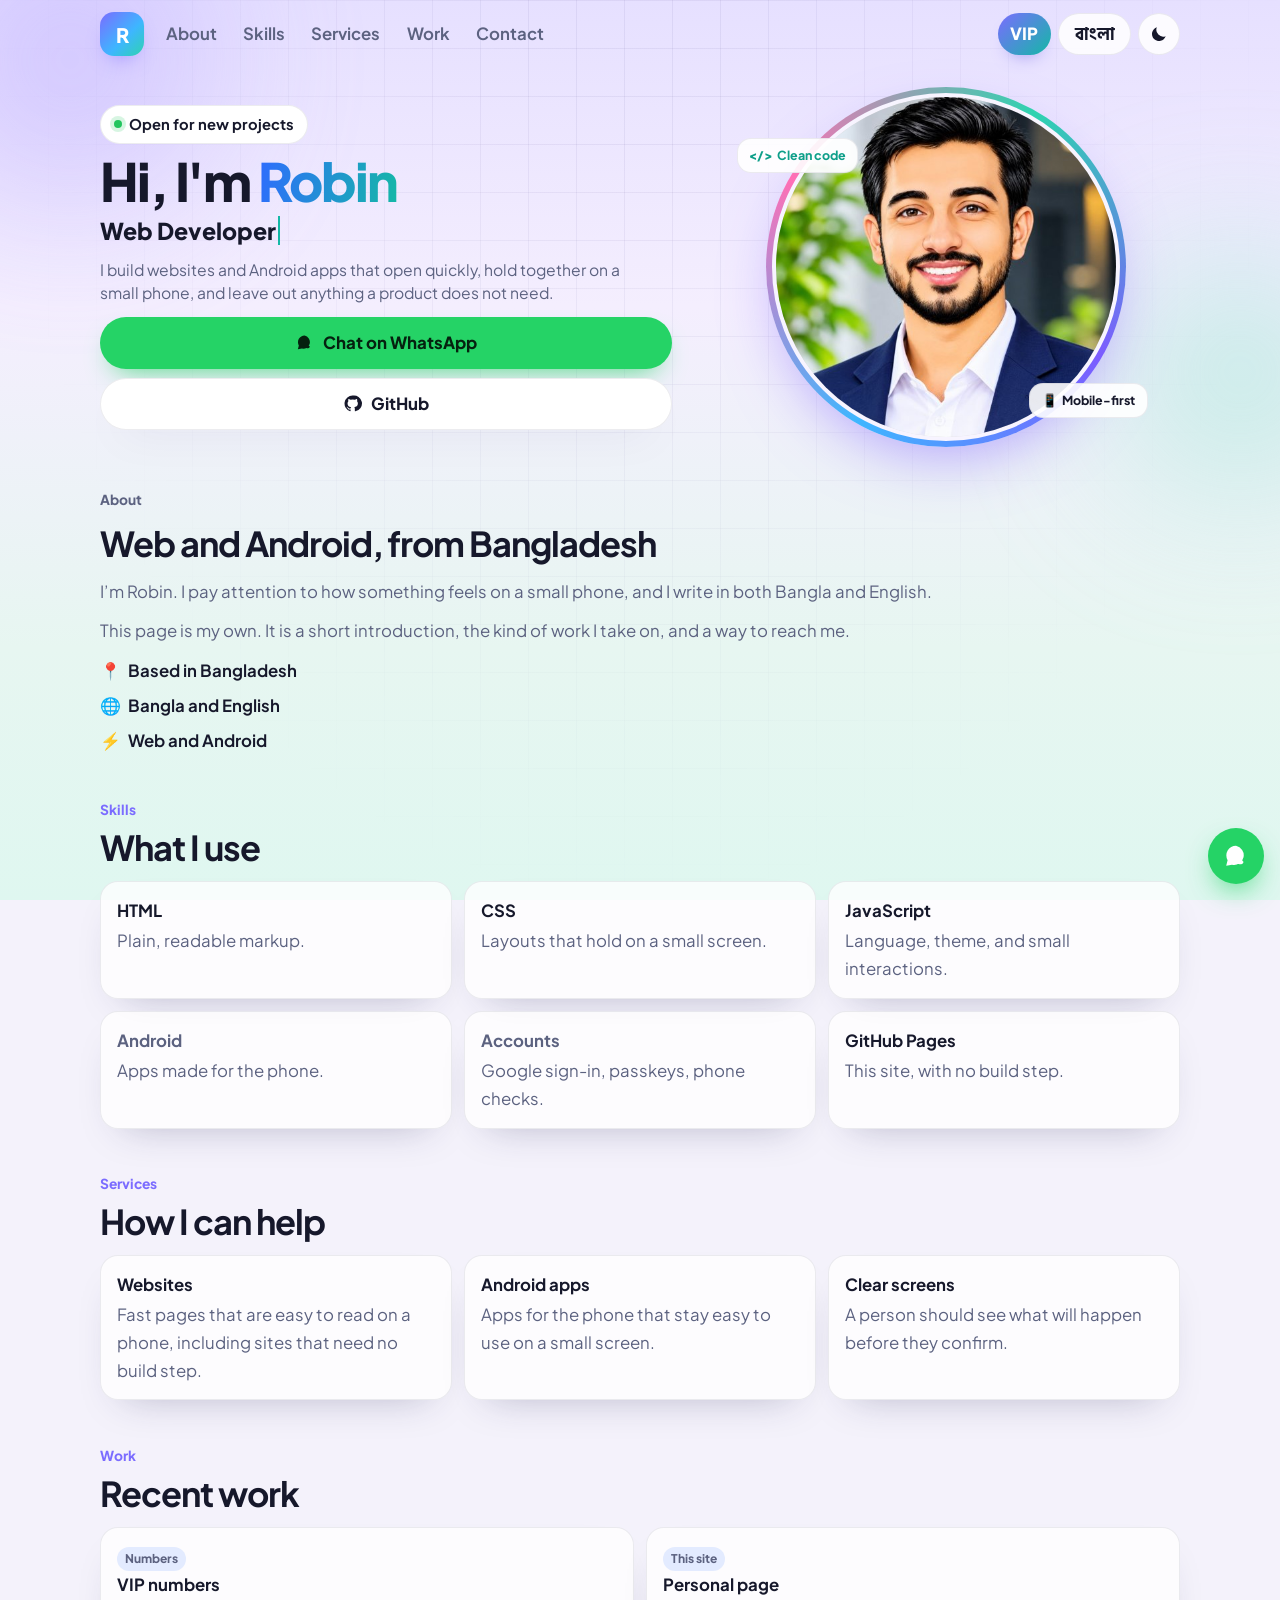
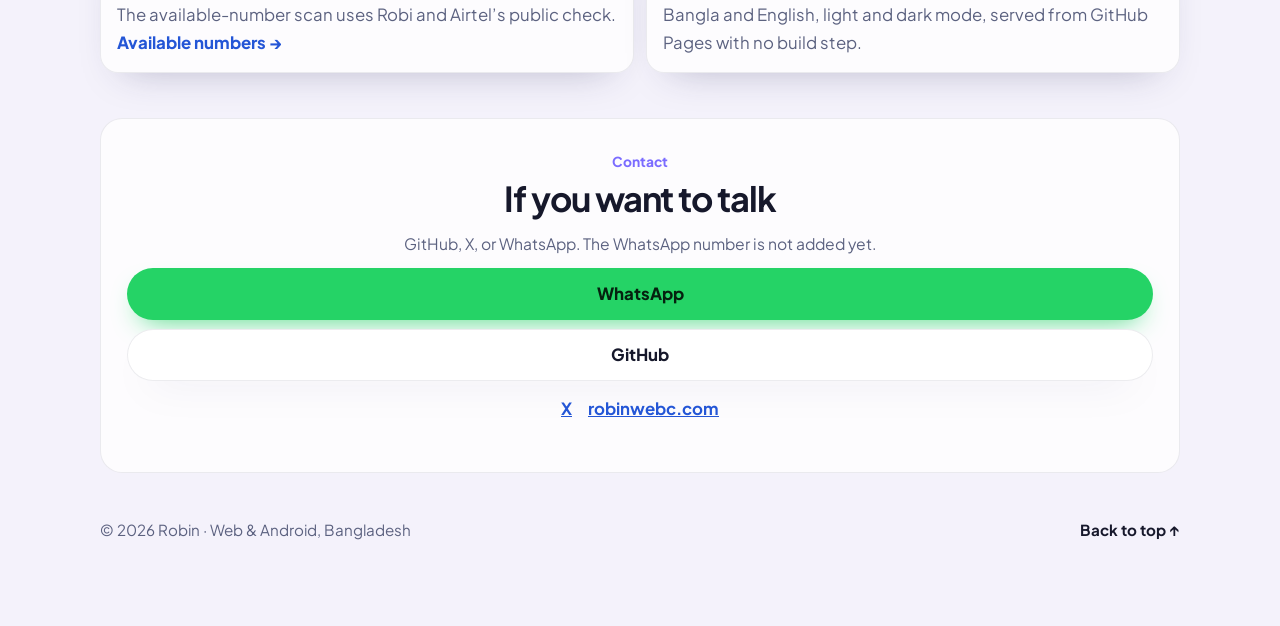
<file: index.html>
<!DOCTYPE html>
<html lang="en" data-lang="en" data-theme="light">
<head>
  <meta charset="utf-8">
  <meta name="viewport" content="width=device-width, initial-scale=1, viewport-fit=cover">
  <title>Robin — Web &amp; Android</title>
  <meta name="description" content="Robin, a web and Android developer from Bangladesh." data-desc-bn="রবিন, বাংলাদেশ থেকে ওয়েব ও অ্যান্ড্রয়েড ডেভেলপার।" data-desc-en="Robin, a web and Android developer from Bangladesh.">
  <meta name="referrer" content="strict-origin-when-cross-origin">
  <meta name="theme-color" content="#ece8ff" id="themeColor">
  <meta name="author" content="Robin">
  <link rel="canonical" href="https://robinwebc.github.io/">
  <meta property="og:type" content="profile">
  <meta property="og:url" content="https://robinwebc.github.io/">
  <meta property="og:title" content="Robin — Web &amp; Android" data-title-bn="রবিন — ওয়েব ও অ্যান্ড্রয়েড" data-title-en="Robin — Web &amp; Android">
  <meta property="og:description" content="Robin, a web and Android developer from Bangladesh." data-desc-bn="রবিন, বাংলাদেশ থেকে ওয়েব ও অ্যান্ড্রয়েড ডেভেলপার।" data-desc-en="Robin, a web and Android developer from Bangladesh.">
  <meta property="og:locale" content="en_US">
  <meta property="og:locale:alternate" content="bn_BD">
  <meta property="og:image" content="https://robinwebc.github.io/assets/robin.jpg">
  <meta property="og:image:width" content="512">
  <meta property="og:image:height" content="512">
  <meta property="og:image:alt" content="Robin" data-title-bn="রবিন" data-title-en="Robin">
  <meta name="twitter:card" content="summary_large_image">
  <meta name="twitter:site" content="@robinwebc">
  <meta name="twitter:image" content="https://robinwebc.github.io/assets/robin.jpg">
  <meta name="twitter:image:alt" content="Robin" data-title-bn="রবিন" data-title-en="Robin">
  <link rel="icon" href="favicon.svg" type="image/svg+xml">
  <link rel="preconnect" href="https://fonts.googleapis.com">
  <link rel="preconnect" href="https://fonts.gstatic.com" crossorigin>
  <link href="https://fonts.googleapis.com/css2?family=Hind+Siliguri:wght@400;500;600;700&family=Plus+Jakarta+Sans:wght@400;500;600;700;800&display=swap" rel="stylesheet">
  <link rel="stylesheet" href="css/home.css">
  <script>
    try {
      var savedLang = localStorage.getItem("robin-lang");
      if (savedLang === "en" || savedLang === "bn") {
        document.documentElement.setAttribute("data-lang", savedLang);
        document.documentElement.lang = savedLang;
      }
      var savedTheme = localStorage.getItem("robin-theme");
      if (savedTheme === "dark" || savedTheme === "light") {
        document.documentElement.setAttribute("data-theme", savedTheme);
      }
    } catch (e) {}
  </script>
  <script type="application/ld+json">
  {
    "@context": "https://schema.org",
    "@type": "Person",
    "name": "Robin",
    "alternateName": "রবিন",
    "url": "https://robinwebc.github.io/",
    "image": "https://robinwebc.github.io/assets/robin.jpg",
    "jobTitle": "Web and Android developer",
    "homeLocation": { "@type": "Country", "name": "Bangladesh" },
    "sameAs": [
      "https://github.com/robinwebc",
      "https://x.com/robinwebc",
      "https://robinwebc.com"
    ]
  }
  </script>
</head>
<body data-title-bn="রবিন — ওয়েব ও অ্যান্ড্রয়েড" data-title-en="Robin — Web &amp; Android">
  <div class="bg" aria-hidden="true">
    <div class="orb o1"></div>
    <div class="orb o2"></div>
    <div class="gridlines"></div>
  </div>
  <a class="skip" href="#main">
    <span class="lang-bn" lang="bn">মূল অংশে যান</span>
    <span class="lang-en" lang="en">Skip to content</span>
  </a>
  <header class="nav">
    <div class="wrap nav-in">
      <a class="logo" href="#home" aria-label="Robin">R</a>
      <nav class="nav-links" id="navLinks">
        <a href="#about"><span class="lang-bn" lang="bn">পরিচয়</span><span class="lang-en" lang="en">About</span></a>
        <a href="#skills"><span class="lang-bn" lang="bn">দক্ষতা</span><span class="lang-en" lang="en">Skills</span></a>
        <a href="#services"><span class="lang-bn" lang="bn">সেবা</span><span class="lang-en" lang="en">Services</span></a>
        <a href="#work"><span class="lang-bn" lang="bn">কাজ</span><span class="lang-en" lang="en">Work</span></a>
        <a href="#contact"><span class="lang-bn" lang="bn">যোগাযোগ</span><span class="lang-en" lang="en">Contact</span></a>
      </nav>
      <div class="nav-act">
        <a class="nav-vip" href="vip/">
          <span class="lang-bn" lang="bn">ভিআইপি</span>
          <span class="lang-en" lang="en">VIP</span>
        </a>
        <button class="pill" type="button" data-lang-toggle>
          <span class="lang-en" lang="bn">বাংলা</span>
          <span class="lang-bn" lang="en">English</span>
        </button>
        <button class="ibtn" id="themeBtn" type="button" aria-pressed="false" aria-label="Switch to dark mode">
          <svg class="sun" viewBox="0 0 24 24" aria-hidden="true"><circle cx="12" cy="12" r="4"/><path d="M12 2v2.5M12 19.5V22M2 12h2.5M19.5 12H22M4.9 4.9l1.8 1.8M17.3 17.3l1.8 1.8M4.9 19.1l1.8-1.8M17.3 6.7l1.8-1.8"/></svg>
          <svg class="moon" viewBox="0 0 24 24" aria-hidden="true"><path d="M20 14.6A8.2 8.2 0 0 1 9.4 4 8.4 8.4 0 1 0 20 14.6z"/></svg>
        </button>
        <button class="ibtn menu" id="menuBtn" type="button" aria-expanded="false" aria-controls="navLinks">
          <span></span><span></span>
          <span class="visually-hidden lang-bn" lang="bn">মেনু</span>
          <span class="visually-hidden lang-en" lang="en">Menu</span>
        </button>
      </div>
    </div>
  </header>

  <main id="main">
    <section class="hero" id="home">
      <div class="wrap hero-in">
        <div class="hero-pic">
          <div class="ring">
            <img src="assets/robin.jpg" width="512" height="512" alt="Robin" data-alt-bn="রবিন" data-alt-en="Robin">
          </div>
          <span class="chip chip-a"><span class="mark" aria-hidden="true">&lt;/&gt;</span> <span class="lang-bn" lang="bn">পরিষ্কার কোড</span><span class="lang-en" lang="en">Clean code</span></span>
          <span class="chip chip-b"><span aria-hidden="true">📱</span> <span class="lang-bn" lang="bn">মোবাইল-ফার্স্ট</span><span class="lang-en" lang="en">Mobile-first</span></span>
        </div>
        <div class="hero-txt">
          <p class="status"><span class="dot" aria-hidden="true"></span><span class="lang-bn" lang="bn">নতুন কাজের জন্য উন্মুক্ত</span><span class="lang-en" lang="en">Open for new projects</span></p>
          <h1>
            <span class="lang-bn" lang="bn">হ্যালো, আমি</span>
            <span class="lang-en" lang="en">Hi, I'm</span>
            <span class="grad lang-bn" lang="bn">রবিন</span>
            <span class="grad lang-en" lang="en">Robin</span>
          </h1>
          <p class="role"><span id="roleText"></span></p>
          <p class="lead">
            <span class="lang-bn" lang="bn">ওয়েবসাইট ও অ্যান্ড্রয়েড অ্যাপ বানাই। পাতা যেন তাড়াতাড়ি খোলে, ছোট ফোনে যেন লেআউট টিকে থাকে, আর ফিচার যেন দরকারের বেশি না হয়।</span>
            <span class="lang-en" lang="en">I build websites and Android apps that open quickly, hold together on a small phone, and leave out anything a product does not need.</span>
          </p>
          <div class="cta">
            <a class="btn btn-wa" data-wa href="https://wa.me/" target="_blank" rel="noopener noreferrer">
              <svg viewBox="0 0 24 24" aria-hidden="true"><path d="M12 3.2a8.3 8.3 0 0 0-7.2 12.4L3.6 20.4l5-.9A8.3 8.3 0 1 0 12 3.2zm4.6 11.5c-.2-.1-1.2-.6-1.4-.7-.2-.1-.4-.1-.5.1l-.6.7c-.1.2-.3.2-.5.1-1.4-.7-2.4-1.6-2.7-1.9-.2-.2-.1-.4 0-.5l.4-.5c.1-.1.1-.3.1-.4l-.8-1.9c-.2-.4-.3-.4-.5-.4h-.5c-.2 0-.5.1-.7.4-.3.3-.9.9-.9 2.2s.9 2.5 1.1 2.7c.1.2 1.8 2.8 4.4 3.9.6.3 1.1.4 1.5.5.6.2 1.2.1 1.6 0 .5-.1 1.4-.6 1.6-1.2.2-.5.2-1 .1-1.1-.1-.2-.2-.2-.4-.3z"/></svg>
              <span class="lang-bn" lang="bn">হোয়াটসঅ্যাপে চ্যাট</span>
              <span class="lang-en" lang="en">Chat on WhatsApp</span>
            </a>
            <a class="btn btn-gh" href="https://github.com/robinwebc" target="_blank" rel="noopener noreferrer">
              <svg viewBox="0 0 24 24" aria-hidden="true"><path d="M12 2a10 10 0 0 0-3.2 19.5c.5.1.7-.2.7-.5v-1.7c-2.8.6-3.4-1.2-3.4-1.2-.4-1.1-1.1-1.4-1.1-1.4-.9-.6.1-.6.1-.6 1 .1 1.5 1 1.5 1 .9 1.5 2.4 1.1 3 .8.1-.7.4-1.1.6-1.3-2.2-.3-4.5-1.1-4.5-4.9 0-1.1.4-2 1-2.7-.1-.3-.4-1.3.1-2.7 0 0 .9-.3 2.8 1a9.6 9.6 0 0 1 5.1 0c1.9-1.3 2.8-1 2.8-1 .5 1.4.2 2.4.1 2.7.7.7 1 1.6 1 2.7 0 3.8-2.3 4.6-4.5 4.8.4.3.7.9.7 1.9v2.8c0 .3.2.6.7.5A10 10 0 0 0 12 2z"/></svg>
              GitHub
            </a>
          </div>
        </div>
      </div>
    </section>

    <section class="sec" id="about">
      <div class="wrap about">
        <p class="kicker"><span class="lang-bn" lang="bn">পরিচয়</span><span class="lang-en" lang="en">About</span></p>
        <h2>
          <span class="lang-bn" lang="bn">বাংলাদেশ থেকে ওয়েব ও অ্যান্ড্রয়েড</span>
          <span class="lang-en" lang="en">Web and Android, from Bangladesh</span>
        </h2>
        <p>
          <span class="lang-bn" lang="bn">আমি রবিন। ছোট ফোনে যেন কাজ সহজ থাকে, সেদিকে খেয়াল রাখি। বাংলা ও ইংরেজি দুই ভাষাতেই লিখি।</span>
          <span class="lang-en" lang="en">I’m Robin. I pay attention to how something feels on a small phone, and I write in both Bangla and English.</span>
        </p>
        <p>
          <span class="lang-bn" lang="bn">এই পাতা আমার নিজের। এখানে সংক্ষিপ্ত পরিচয়, যে কাজ নিই, আর যোগাযোগের উপায় আছে।</span>
          <span class="lang-en" lang="en">This page is my own. It is a short introduction, the kind of work I take on, and a way to reach me.</span>
        </p>
        <ul class="facts">
          <li><span aria-hidden="true">📍</span><span class="lang-bn" lang="bn">বাংলাদেশ</span><span class="lang-en" lang="en">Based in Bangladesh</span></li>
          <li><span aria-hidden="true">🌐</span><span class="lang-bn" lang="bn">বাংলা ও English</span><span class="lang-en" lang="en">Bangla and English</span></li>
          <li><span aria-hidden="true">⚡</span><span class="lang-bn" lang="bn">ওয়েব ও অ্যান্ড্রয়েড</span><span class="lang-en" lang="en">Web and Android</span></li>
        </ul>
      </div>
    </section>

    <section class="sec" id="skills">
      <div class="wrap">
        <p class="kicker"><span class="lang-bn" lang="bn">দক্ষতা</span><span class="lang-en" lang="en">Skills</span></p>
        <h2>
          <span class="lang-bn" lang="bn">যেগুলো দিয়ে কাজ করি</span>
          <span class="lang-en" lang="en">What I use</span>
        </h2>
        <ul class="tools">
          <li class="tool"><strong>HTML</strong><span class="lang-bn" lang="bn">পরিষ্কার মার্কআপ।</span><span class="lang-en" lang="en">Plain, readable markup.</span></li>
          <li class="tool"><strong>CSS</strong><span class="lang-bn" lang="bn">ছোট পর্দায় টিকে থাকা লেআউট।</span><span class="lang-en" lang="en">Layouts that hold on a small screen.</span></li>
          <li class="tool"><strong>JavaScript</strong><span class="lang-bn" lang="bn">ভাষা, থিম, আর ছোট ইন্টারঅ্যাকশন।</span><span class="lang-en" lang="en">Language, theme, and small interactions.</span></li>
          <li class="tool"><strong><span class="lang-bn" lang="bn">অ্যান্ড্রয়েড</span><span class="lang-en" lang="en">Android</span></strong><span class="lang-bn" lang="bn">ফোনের জন্য অ্যাপ।</span><span class="lang-en" lang="en">Apps made for the phone.</span></li>
          <li class="tool"><strong><span class="lang-bn" lang="bn">অ্যাকাউন্ট</span><span class="lang-en" lang="en">Accounts</span></strong><span class="lang-bn" lang="bn">Google সাইন-ইন, পাসকি, ফোন যাচাই।</span><span class="lang-en" lang="en">Google sign-in, passkeys, phone checks.</span></li>
          <li class="tool"><strong>GitHub Pages</strong><span class="lang-bn" lang="bn">এই সাইট, বিল্ড স্টেপ ছাড়া।</span><span class="lang-en" lang="en">This site, with no build step.</span></li>
        </ul>
      </div>
    </section>

    <section class="sec" id="services">
      <div class="wrap">
        <p class="kicker"><span class="lang-bn" lang="bn">সেবা</span><span class="lang-en" lang="en">Services</span></p>
        <h2>
          <span class="lang-bn" lang="bn">কীভাবে সাহায্য করতে পারি</span>
          <span class="lang-en" lang="en">How I can help</span>
        </h2>
        <div class="services">
          <article class="service">
            <h3><span class="lang-bn" lang="bn">ওয়েবসাইট</span><span class="lang-en" lang="en">Websites</span></h3>
            <p><span class="lang-bn" lang="bn">দ্রুত পাতা, যা ফোনে পড়তে সুবিধা। দরকার হলে বিল্ড স্টেপ ছাড়াই।</span><span class="lang-en" lang="en">Fast pages that are easy to read on a phone, including sites that need no build step.</span></p>
          </article>
          <article class="service">
            <h3><span class="lang-bn" lang="bn">অ্যান্ড্রয়েড অ্যাপ</span><span class="lang-en" lang="en">Android apps</span></h3>
            <p><span class="lang-bn" lang="bn">ফোনের জন্য অ্যাপ, ছোট পর্দায় যেন সহজে চলে।</span><span class="lang-en" lang="en">Apps for the phone that stay easy to use on a small screen.</span></p>
          </article>
          <article class="service">
            <h3><span class="lang-bn" lang="bn">পরিষ্কার পর্দা</span><span class="lang-en" lang="en">Clear screens</span></h3>
            <p><span class="lang-bn" lang="bn">নিশ্চিত করার আগে মানুষ যেন দেখে বোঝে কী হবে।</span><span class="lang-en" lang="en">A person should see what will happen before they confirm.</span></p>
          </article>
        </div>
      </div>
    </section>

    <section class="sec" id="work">
      <div class="wrap">
        <p class="kicker"><span class="lang-bn" lang="bn">কাজ</span><span class="lang-en" lang="en">Work</span></p>
        <h2>
          <span class="lang-bn" lang="bn">সাম্প্রতিক প্রজেক্ট</span>
          <span class="lang-en" lang="en">Recent work</span>
        </h2>
        <div class="work">
          <article class="project">
            <p class="badge"><span class="lang-bn" lang="bn">নম্বর</span><span class="lang-en" lang="en">Numbers</span></p>
            <h3>
              <span class="lang-bn" lang="bn">ভিআইপি নম্বর</span>
              <span class="lang-en" lang="en">VIP numbers</span>
            </h3>
            <p>
              <span class="lang-bn" lang="bn">খালি নম্বর স্ক্যান রবি ও এয়ারটেলের পাবলিক যাচাই ব্যবহার করে।</span>
              <span class="lang-en" lang="en">The available-number scan uses Robi and Airtel’s public check.</span>
            </p>
            <p class="project-links">
              <a class="project-link" href="vip/"><span class="lang-bn" lang="bn">খালি নম্বর →</span><span class="lang-en" lang="en">Available numbers →</span></a>
            </p>
          </article>
          <article class="project">
            <p class="badge"><span class="lang-bn" lang="bn">এই সাইট</span><span class="lang-en" lang="en">This site</span></p>
            <h3><span class="lang-bn" lang="bn">ব্যক্তিগত পাতা</span><span class="lang-en" lang="en">Personal page</span></h3>
            <p>
              <span class="lang-bn" lang="bn">বাংলা ও ইংরেজি, হালকা ও ডার্ক মোড, বিল্ড ছাড়াই GitHub Pages-এ চলে।</span>
              <span class="lang-en" lang="en">Bangla and English, light and dark mode, served from GitHub Pages with no build step.</span>
            </p>
          </article>
        </div>
      </div>
    </section>

    <section class="sec" id="contact">
      <div class="wrap">
        <div class="contact">
          <p class="kicker"><span class="lang-bn" lang="bn">যোগাযোগ</span><span class="lang-en" lang="en">Contact</span></p>
          <h2>
            <span class="lang-bn" lang="bn">কথা বলতে চাইলে</span>
            <span class="lang-en" lang="en">If you want to talk</span>
          </h2>
          <p class="lead">
            <span class="lang-bn" lang="bn">GitHub, X, অথবা হোয়াটসঅ্যাপ। হোয়াটসঅ্যাপ নম্বর এখনো বসানো হয়নি।</span>
            <span class="lang-en" lang="en">GitHub, X, or WhatsApp. The WhatsApp number is not added yet.</span>
          </p>
          <div class="cta">
            <a class="btn btn-wa" data-wa href="https://wa.me/" target="_blank" rel="noopener noreferrer">
              <span class="lang-bn" lang="bn">হোয়াটসঅ্যাপ</span>
              <span class="lang-en" lang="en">WhatsApp</span>
            </a>
            <a class="btn btn-gh" href="https://github.com/robinwebc" target="_blank" rel="noopener noreferrer">GitHub</a>
          </div>
          <p class="extra-links">
            <a href="https://x.com/robinwebc" target="_blank" rel="noopener noreferrer">X</a>
            <a href="https://robinwebc.com" target="_blank" rel="noopener noreferrer">robinwebc.com</a>
          </p>
        </div>
      </div>
    </section>
  </main>

  <footer class="foot">
    <div class="wrap foot-in">
      <p>© 2026 <span class="lang-bn" lang="bn">রবিন · ওয়েব ও অ্যান্ড্রয়েড, বাংলাদেশ</span><span class="lang-en" lang="en">Robin · Web &amp; Android, Bangladesh</span></p>
      <a href="#home"><span class="lang-bn" lang="bn">উপরে ↑</span><span class="lang-en" lang="en">Back to top ↑</span></a>
    </div>
  </footer>

  <a class="fab" data-wa href="https://wa.me/" target="_blank" rel="noopener noreferrer">
    <span class="visually-hidden lang-bn" lang="bn">হোয়াটসঅ্যাপ</span>
    <span class="visually-hidden lang-en" lang="en">WhatsApp</span>
    <svg viewBox="0 0 24 24" aria-hidden="true"><path d="M12 3.2a8.3 8.3 0 0 0-7.2 12.4L3.6 20.4l5-.9A8.3 8.3 0 1 0 12 3.2zm4.6 11.5c-.2-.1-1.2-.6-1.4-.7-.2-.1-.4-.1-.5.1l-.6.7c-.1.2-.3.2-.5.1-1.4-.7-2.4-1.6-2.7-1.9-.2-.2-.1-.4 0-.5l.4-.5c.1-.1.1-.3.1-.4l-.8-1.9c-.2-.4-.3-.4-.5-.4h-.5c-.2 0-.5.1-.7.4-.3.3-.9.9-.9 2.2s.9 2.5 1.1 2.7c.1.2 1.8 2.8 4.4 3.9.6.3 1.1.4 1.5.5.6.2 1.2.1 1.6 0 .5-.1 1.4-.6 1.6-1.2.2-.5.2-1 .1-1.1-.1-.2-.2-.2-.4-.3z"/></svg>
  </a>

  <script src="js/lang.js"></script>
  <script src="js/home.js"></script>
</body>
</html>
</file>
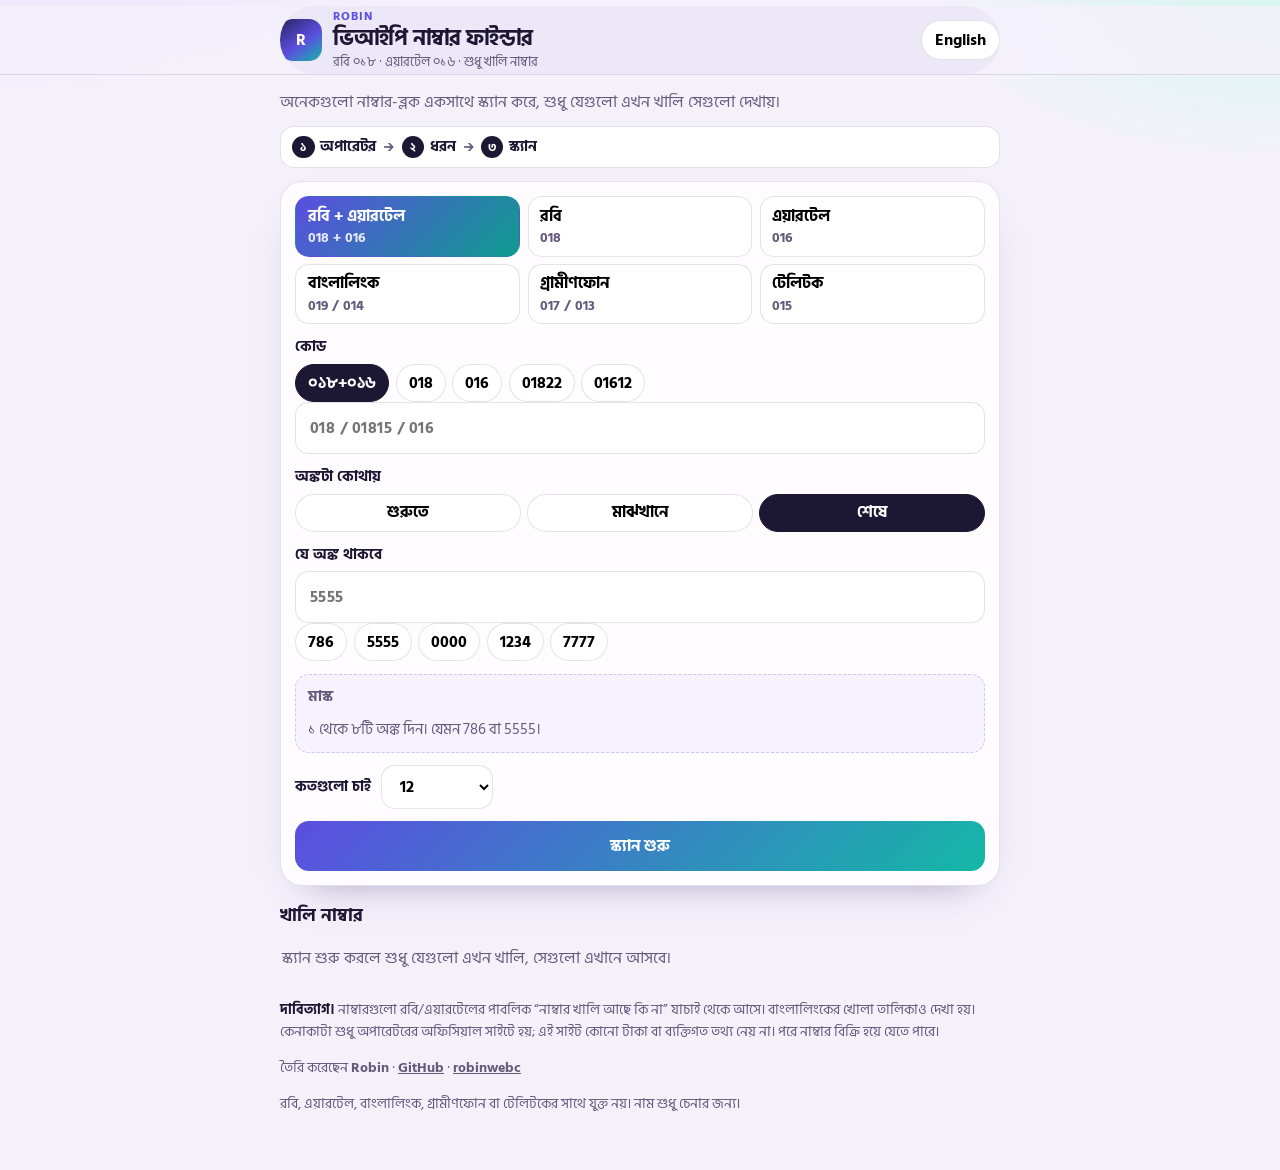
<file: vip/index.html>
<!DOCTYPE html>
<html lang="bn" data-lang="bn">
<head>
  <meta charset="utf-8">
  <meta name="viewport" content="width=device-width, initial-scale=1, viewport-fit=cover">
  <title>ভিআইপি নাম্বার ফাইন্ডার — রবিন</title>
  <meta name="description" content="রবি ০১৮ ও এয়ারটেল ০১৬ এর খালি ভিআইপি নাম্বার স্ক্যান করে। কেনাকাটা শুধু অপারেটরের অফিসিয়াল সাইটে। এই সাইট টাকা বা ব্যক্তিগত তথ্য নেয় না।">
  <meta name="theme-color" content="#f4f1fb">
  <meta name="author" content="Robin">
  <meta name="mobile-web-app-capable" content="yes">
  <meta name="apple-mobile-web-app-capable" content="yes">
  <meta name="apple-mobile-web-app-title" content="VIP নাম্বার">
  <link rel="canonical" href="https://robinwebc.github.io/vip/">
  <link rel="manifest" href="manifest.webmanifest">
  <meta property="og:title" content="ভিআইপি নাম্বার ফাইন্ডার — রবিন">
  <meta property="og:description" content="রবি ও এয়ারটেলের খালি নাম্বার। কেনাকাটা শুধু অপারেটরের সাইটে।">
  <meta property="og:url" content="https://robinwebc.github.io/vip/">
  <meta property="og:type" content="website">
  <meta property="og:locale" content="bn_BD">
  <link rel="icon" href="favicon.svg" type="image/svg+xml">
  <link rel="apple-touch-icon" href="icons/icon-192.png">
  <link rel="preconnect" href="https://fonts.googleapis.com">
  <link rel="preconnect" href="https://fonts.gstatic.com" crossorigin>
  <link href="https://fonts.googleapis.com/css2?family=Hind+Siliguri:wght@400;500;600;700;800&family=Plus+Jakarta+Sans:wght@500;700;800&display=swap" rel="stylesheet">
  <link rel="stylesheet" href="css/app.css">
  <script>
    try {
      var chosen = localStorage.getItem("vip-live-lang");
      if (chosen === "en" || chosen === "bn") {
        document.documentElement.setAttribute("data-lang", chosen);
        document.documentElement.lang = chosen;
      }
    } catch (e) {}
  </script>
</head>
<body>
  <a class="skip" href="#finder">
    <span class="bn" lang="bn">স্ক্যানে যান</span>
    <span class="en" lang="en">Skip to scan</span>
  </a>
  <header class="top">
    <div class="bar">
      <a class="home" href="/" aria-label="Robin">R</a>
      <div class="titles">
        <p class="eyebrow">Robin</p>
        <h1>
          <span class="bn" lang="bn">ভিআইপি নাম্বার ফাইন্ডার</span>
          <span class="en" lang="en">VIP number finder</span>
        </h1>
        <p class="sub">
          <span class="bn" lang="bn">রবি ০১৮ · এয়ারটেল ০১৬ · শুধু খালি নাম্বার</span>
          <span class="en" lang="en">Robi 018 · Airtel 016 · available numbers only</span>
        </p>
      </div>
      <button class="install" id="install" type="button" hidden>ইনস্টল</button>
      <button class="lang" id="langBtn" type="button">
        <span class="bn" lang="en">English</span>
        <span class="en" lang="bn">বাংলা</span>
      </button>
    </div>
  </header>

  <main id="finder">
    <p class="tagline">
      <span class="bn" lang="bn">অনেকগুলো নাম্বার-ব্লক একসাথে স্ক্যান করে, শুধু যেগুলো এখন খালি সেগুলো দেখায়।</span>
      <span class="en" lang="en">Scans many number blocks at once and shows only numbers that are free right now.</span>
    </p>
    <ol class="steps" aria-label="steps">
      <li><b>1</b><span></span></li>
      <li class="arrow" aria-hidden="true">→</li>
      <li><b>2</b><span></span></li>
      <li class="arrow" aria-hidden="true">→</li>
      <li><b>3</b><span></span></li>
    </ol>

    <section class="card">
      <div class="ops" id="ops" role="group"></div>

      <label class="lbl" id="labCode" for="prefix"></label>
      <div class="chips" id="prefixes"></div>
      <input id="prefix" name="prefix" type="text" inputmode="numeric" maxlength="9" placeholder="018 / 01815 / 016" autocomplete="off" enterkeyhint="next">

      <p class="lbl" id="labPos"></p>
      <div class="pos-row" id="pos" role="group"></div>

      <label class="lbl" id="labDigits" for="digits"></label>
      <input id="digits" name="digits" type="text" inputmode="numeric" maxlength="8" placeholder="5555" autocomplete="off" enterkeyhint="search">
      <div class="quick" id="quick"></div>

      <div class="mask-box">
        <p class="lbl" id="labMask"></p>
        <p class="mask" id="mask" aria-live="polite"></p>
        <p class="hint" id="maskHint"></p>
      </div>

      <div class="want-row">
        <label class="lbl" id="labWant" for="want"></label>
        <select id="want" aria-label="limit">
          <option value="8">8</option>
          <option value="12" selected>12</option>
          <option value="24">24</option>
        </select>
      </div>

      <p class="note" id="note" hidden></p>
      <button class="go" id="go" type="button"></button>
      <button class="stop" id="stop" type="button" hidden></button>

      <div class="progress" id="progress" hidden>
        <p class="prog" id="prog" role="status"></p>
        <div class="bar" aria-hidden="true"><i id="bar" class="ind"></i></div>
        <p class="blocks" id="blocks"></p>
      </div>
    </section>

    <section class="results" id="results">
      <h2 id="resTitle"></h2>
      <div class="list" id="list"></div>
      <button class="more" id="more" type="button" hidden></button>
    </section>

    <footer class="foot">
      <p>
        <strong>
          <span class="bn" lang="bn">দাবিত্যাগ।</span>
          <span class="en" lang="en">Disclaimer.</span>
        </strong>
        <span class="bn" lang="bn">নাম্বারগুলো রবি/এয়ারটেলের পাবলিক “নাম্বার খালি আছে কি না” যাচাই থেকে আসে। বাংলালিংকের খোলা তালিকাও দেখা হয়। কেনাকাটা শুধু অপারেটরের অফিসিয়াল সাইটে হয়; এই সাইট কোনো টাকা বা ব্যক্তিগত তথ্য নেয় না। পরে নাম্বার বিক্রি হয়ে যেতে পারে।</span>
        <span class="en" lang="en">Numbers come from Robi/Airtel’s public “is this number available” check. Banglalink’s public list is read the same way. Purchases happen only on the operator’s official site; this site takes no money or personal data. A number may sell later.</span>
      </p>
      <p class="made">
        <span class="bn" lang="bn">তৈরি করেছেন</span>
        <span class="en" lang="en">Made by</span>
        <b>Robin</b>
        · <a href="https://github.com/robinwebc" target="_blank" rel="noopener noreferrer">GitHub</a>
        · <a href="/">robinwebc</a>
      </p>
      <p>
        <span class="bn" lang="bn">রবি, এয়ারটেল, বাংলালিংক, গ্রামীণফোন বা টেলিটকের সাথে যুক্ত নয়। নাম শুধু চেনার জন্য।</span>
        <span class="en" lang="en">Not affiliated with Robi, Airtel, Banglalink, Grameenphone, or Teletalk. Names are text only.</span>
      </p>
    </footer>
  </main>
  <noscript>
    <p>JavaScript চালু করলে নাম্বার স্ক্যান করা যাবে। / Turn on JavaScript to scan.</p>
  </noscript>
  <script src="js/scan.js"></script>
  <script src="js/app.js"></script>
</body>
</html>
</file>
<file: css/home.css>
:root {
  --bg: #f4f2fb;
  --tx: #16182b;
  --mu: #5c6280;
  --card: rgba(255, 255, 255, 0.78);
  --line: rgba(22, 24, 50, 0.08);
  --a1: #7b6cff;
  --a2: #14b8a6;
  --wa: #25d366;
  --wa-ink: #05210f;
  --shadow: 0 18px 40px -24px rgba(40, 40, 90, 0.35);
  --font: "Plus Jakarta Sans", "Hind Siliguri", "Segoe UI", sans-serif;
  --bn: "Hind Siliguri", "Plus Jakarta Sans", sans-serif;
}

[data-theme="dark"] {
  --bg: #0c0e16;
  --tx: #eef0f8;
  --mu: #a0a6c0;
  --card: rgba(255, 255, 255, 0.06);
  --line: rgba(255, 255, 255, 0.1);
  --a1: #8b7bff;
  --a2: #2ee6c5;
  --shadow: 0 18px 40px -20px rgba(0, 0, 0, 0.55);
}

*,
*::before,
*::after { box-sizing: border-box; }

html { scroll-behavior: smooth; }

body {
  margin: 0;
  background: var(--bg);
  color: var(--tx);
  font-family: var(--font);
  font-size: 1.05rem;
  line-height: 1.65;
  overflow-x: clip;
}

html[data-lang="bn"] body { font-family: var(--bn); }
html[data-lang="bn"] .lang-en { display: none; }
html[data-lang="en"] .lang-bn { display: none; }

img { max-width: 100%; display: block; }
a { color: inherit; }
button, a { -webkit-tap-highlight-color: transparent; }
svg { display: block; }

:focus-visible {
  outline: 2px solid var(--a2);
  outline-offset: 3px;
}

.skip {
  position: absolute;
  left: 0.75rem;
  top: 0.75rem;
  background: var(--a1);
  color: #fff;
  padding: 0.5rem 0.8rem;
  border-radius: 0 0 10px 0;
  z-index: 80;
  transform: translateY(-160%);
  text-decoration: none;
}
.skip:focus { transform: none; }

.visually-hidden {
  position: absolute;
  width: 1px;
  height: 1px;
  padding: 0;
  margin: -1px;
  overflow: hidden;
  clip: rect(0, 0, 0, 0);
  white-space: nowrap;
  border: 0;
}

.bg {
  position: fixed;
  inset: 0;
  z-index: -1;
  pointer-events: none;
  background: linear-gradient(180deg, #e6e0ff 0%, #f4eefe 34%, #e7f6f1 72%, #dff7f0 100%);
}
[data-theme="dark"] .bg {
  background: linear-gradient(180deg, #161226 0%, #10131c 46%, #0e1718 100%);
}
.orb {
  position: absolute;
  border-radius: 50%;
  filter: blur(80px);
  opacity: 0.45;
}
.o1 { width: 280px; height: 280px; background: #b7a6ff; top: -80px; left: -70px; }
.o2 { width: 240px; height: 240px; background: #9ee8d4; right: -80px; top: 28%; opacity: 0.55; }
[data-theme="dark"] .o1 { background: #6a4dff; opacity: 0.35; }
[data-theme="dark"] .o2 { background: #128f78; opacity: 0.28; }
.gridlines {
  position: absolute;
  inset: 0;
  background-image:
    linear-gradient(rgba(80, 70, 140, 0.08) 1px, transparent 1px),
    linear-gradient(90deg, rgba(80, 70, 140, 0.08) 1px, transparent 1px);
  background-size: 48px 48px;
  mask-image: radial-gradient(ellipse at 50% 0%, #000 12%, transparent 72%);
}
[data-theme="dark"] .gridlines {
  background-image:
    linear-gradient(rgba(255, 255, 255, 0.06) 1px, transparent 1px),
    linear-gradient(90deg, rgba(255, 255, 255, 0.06) 1px, transparent 1px);
}

.wrap { width: min(1080px, calc(100% - 1.5rem)); margin-inline: auto; }

.nav {
  position: sticky;
  top: 0;
  z-index: 40;
}
.nav-in {
  min-height: 68px;
  display: flex;
  align-items: center;
  justify-content: space-between;
  gap: 0.6rem;
  padding: 0.35rem 0;
}
.logo {
  width: 44px;
  height: 44px;
  border-radius: 14px;
  display: grid;
  place-items: center;
  flex: none;
  color: #fff;
  font-weight: 800;
  font-size: 1.25rem;
  text-decoration: none;
  background: linear-gradient(135deg, #7b6cff, #3eb6ff 58%, #2ed3b0);
  box-shadow: 0 10px 22px -12px #7b6cff;
}
.nav-act { display: flex; align-items: center; gap: 0.45rem; margin-left: auto; }
.nav-vip, .nav-live {
  display: inline-flex;
  align-items: center;
  flex: none;
  min-height: 42px;
  padding: 0 0.8rem;
  border-radius: 999px;
  font-weight: 800;
  text-decoration: none;
}
.nav-vip {
  background: linear-gradient(135deg, #7b6cff, #14b8a6);
  color: #fff;
  box-shadow: 0 10px 20px -14px #5b4ee0;
}
.nav-live {
  background: #fff;
  color: #3d35b8;
  border: 1.5px solid #c9c4f5;
}
[data-theme="dark"] .nav-live {
  background: rgba(255, 255, 255, 0.06);
  color: #d9d4ff;
  border-color: rgba(255, 255, 255, 0.16);
}
.pill, .ibtn {
  border: 1px solid var(--line);
  background: rgba(255, 255, 255, 0.86);
  color: var(--tx);
  border-radius: 999px;
  min-height: 42px;
  font: inherit;
  font-weight: 700;
  cursor: pointer;
}
[data-theme="dark"] .pill,
[data-theme="dark"] .ibtn { background: rgba(255, 255, 255, 0.06); }
.pill { padding: 0 0.95rem; box-shadow: var(--shadow); }
.ibtn {
  width: 42px;
  display: grid;
  place-items: center;
  padding: 0;
}
.ibtn svg { width: 20px; height: 20px; fill: none; stroke: currentColor; stroke-width: 1.8; }
.ibtn .moon { fill: currentColor; stroke: none; }
[data-theme="light"] .sun, :root:not([data-theme="dark"]) .sun { display: none; }
[data-theme="dark"] .moon { display: none; }
.menu { display: flex; flex-direction: column; gap: 5px; }
.menu span {
  display: block;
  width: 16px;
  height: 2px;
  border-radius: 2px;
  background: currentColor;
}

.nav-links {
  display: none;
  position: absolute;
  left: 0;
  right: 0;
  top: 100%;
  flex-direction: column;
  gap: 0.2rem;
  padding: 0.4rem 0.85rem 0.9rem;
  background: color-mix(in srgb, var(--bg) 92%, transparent);
  backdrop-filter: blur(16px);
  border-bottom: 1px solid var(--line);
}
.nav-links.open { display: flex; }
.nav-links a {
  text-decoration: none;
  font-weight: 650;
  padding: 0.75rem 0.85rem;
  border-radius: 12px;
  color: var(--mu);
}
.nav-links a:hover { color: var(--tx); background: var(--card); }

.hero { padding: 0 0 1.2rem; }
.hero-in {
  display: flex;
  flex-direction: column;
  align-items: center;
  text-align: center;
}
.hero-pic {
  position: relative;
  width: min(196px, 54vw);
  margin: 0.1rem auto 0.45rem;
}
.ring {
  position: relative;
  width: 100%;
  aspect-ratio: 1 / 1;
  border-radius: 50%;
  background: conic-gradient(from 120deg, #7c5cff, #3eb6ff, #ff6fb5, #2ed3b0, #7c5cff);
  box-shadow: 0 24px 60px -18px rgba(124, 92, 255, 0.55);
}
.ring img {
  position: absolute;
  inset: 6px;
  width: calc(100% - 12px);
  height: calc(100% - 12px);
  aspect-ratio: auto;
  object-fit: cover;
  object-position: center 18%;
  border-radius: 50%;
  border: 4px solid #f7f4ff;
  background: #ddd;
}
[data-theme="dark"] .ring img { border-color: #12141e; }
.chip {
  position: absolute;
  display: inline-flex;
  align-items: center;
  gap: 0.3rem;
  padding: 0.4rem 0.7rem;
  border-radius: 14px;
  background: rgba(255, 255, 255, 0.9);
  border: 1px solid var(--line);
  box-shadow: var(--shadow);
  font-size: 0.78rem;
  font-weight: 750;
  white-space: nowrap;
}
[data-theme="dark"] .chip { background: rgba(18, 20, 32, 0.88); }
.chip-a { top: 14%; left: -8%; color: #0f9f8a; }
.chip-b { right: -6%; bottom: 8%; }
.mark { font-weight: 800; }

.status {
  display: inline-flex;
  align-items: center;
  gap: 0.45rem;
  margin: 0 0 0.45rem;
  padding: 0.4rem 0.8rem;
  border-radius: 999px;
  background: #fff;
  border: 1px solid var(--line);
  font-weight: 700;
  font-size: 0.92rem;
  box-shadow: var(--shadow);
}
[data-theme="dark"] .status { background: rgba(255, 255, 255, 0.06); }
.dot {
  width: 8px;
  height: 8px;
  border-radius: 50%;
  background: #22c55e;
  box-shadow: 0 0 0 4px rgba(34, 197, 94, 0.18);
}

h1 {
  margin: 0;
  font-size: clamp(2.15rem, 8.4vw, 3.3rem);
  line-height: 1.12;
  letter-spacing: -0.04em;
  font-weight: 800;
}
.grad {
  background: linear-gradient(100deg, #2f6bff, #14b8a6);
  -webkit-background-clip: text;
  background-clip: text;
  color: transparent;
}
.role {
  margin: 0.15rem 0 0.45rem;
  font-size: 1.22rem;
  font-weight: 800;
  min-height: 1.6em;
}
.role span {
  border-right: 2px solid var(--a2);
  padding-right: 0.15rem;
}
.lead {
  margin: 0;
  max-width: 34rem;
  color: var(--mu);
  font-size: 0.98rem;
  line-height: 1.5;
}
.cta {
  width: min(100%, 32rem);
  display: flex;
  flex-direction: column;
  gap: 0.55rem;
  margin-top: 0.75rem;
}
.btn {
  min-height: 3.15rem;
  border-radius: 999px;
  display: inline-flex;
  align-items: center;
  justify-content: center;
  gap: 0.5rem;
  padding: 0.7rem 1.1rem;
  font-weight: 750;
  text-decoration: none;
  border: 1px solid transparent;
}
.btn svg { width: 1.2rem; height: 1.2rem; fill: currentColor; }
.btn-wa {
  background: var(--wa);
  color: var(--wa-ink);
  box-shadow: 0 12px 28px -14px var(--wa);
}
.btn-gh {
  background: #fff;
  color: #16182b;
  border-color: rgba(22, 24, 50, 0.08);
  box-shadow: var(--shadow);
}
[data-theme="dark"] .btn-gh {
  background: rgba(255, 255, 255, 0.06);
  color: #fff;
  border-color: rgba(255, 255, 255, 0.12);
}

.sec { padding: 1.4rem 0; }
.kicker {
  margin: 0 0 0.3rem;
  color: var(--a1);
  font-weight: 750;
  font-size: 0.86rem;
}
h2 {
  margin: 0 0 0.8rem;
  font-size: clamp(1.55rem, 4vw, 2.15rem);
  letter-spacing: -0.03em;
  line-height: 1.2;
}
.about p { margin: 0 0 0.75rem; color: var(--mu); }
.facts {
  list-style: none;
  margin: 0.4rem 0 0;
  padding: 0;
  display: grid;
  gap: 0.45rem;
}
.facts li { display: flex; gap: 0.45rem; font-weight: 650; }

.tools, .services, .work {
  display: grid;
  gap: 0.75rem;
  margin: 0;
  padding: 0;
  list-style: none;
}
.tool, .service, .project {
  background: var(--card);
  border: 1px solid var(--line);
  border-radius: 18px;
  padding: 0.95rem 1rem;
  box-shadow: var(--shadow);
}
.tool strong, .service h3, .project h3 { display: block; margin: 0 0 0.15rem; }
.tool span, .service p, .project p { color: var(--mu); }
.service h3, .project h3 { font-size: 1.05rem; }
.service p, .project p { margin: 0; }
.badge {
  display: inline-block;
  margin-bottom: 0.35rem;
  padding: 0.15rem 0.5rem;
  border-radius: 999px;
  background: rgba(47, 107, 255, 0.12);
  color: #2456d6;
  font-size: 0.75rem;
  font-weight: 750;
}
[data-theme="dark"] .badge { color: #9ec0ff; }
.project-links { display: flex; flex-wrap: wrap; gap: 0.35rem 0.9rem; margin-top: 0.55rem; }
.project-link {
  display: inline-block;
  font-weight: 750;
  color: #2456d6;
  text-decoration: none;
}
[data-theme="dark"] .project-link { color: #9ec0ff; }

.contact {
  background: var(--card);
  border: 1px solid var(--line);
  border-radius: 22px;
  padding: 1.2rem 1rem 1.15rem;
  text-align: center;
}
.contact .lead { margin-inline: auto; }
.contact .cta { margin-inline: auto; }
.soon { margin: 0.8rem 0 0; color: var(--mu); font-size: 0.92rem; }
.extra-links {
  display: flex;
  justify-content: center;
  flex-wrap: wrap;
  gap: 0.4rem 1rem;
  margin-top: 0.9rem;
  font-weight: 700;
}
.extra-links a { color: #2456d6; }
[data-theme="dark"] .extra-links a { color: #9ec0ff; }

.foot {
  padding: 1.4rem 0 5.2rem;
  color: var(--mu);
  font-size: 0.95rem;
}
.foot-in {
  display: flex;
  flex-wrap: wrap;
  gap: 0.4rem 1rem;
  justify-content: space-between;
  align-items: center;
}
.foot p { margin: 0; }
.foot a { color: var(--tx); font-weight: 700; text-decoration: none; }

.fab {
  position: fixed;
  right: 16px;
  bottom: 16px;
  z-index: 45;
  width: 56px;
  height: 56px;
  border-radius: 50%;
  display: grid;
  place-items: center;
  background: var(--wa);
  color: #fff;
  box-shadow: 0 12px 28px -8px rgba(37, 211, 102, 0.8);
}
.fab svg { width: 28px; height: 28px; fill: #fff; }

.missing {
  min-height: 100vh;
  display: grid;
  place-items: center;
  text-align: center;
  padding: 2rem 1rem;
}
.missing h1 { margin-bottom: 0.4rem; }
.missing p { color: var(--mu); }
.missing .cta { margin-inline: auto; }

@media (max-width: 420px) {
  .nav-vip, .nav-live, .pill { padding: 0 0.55rem; min-height: 38px; font-size: 0.86rem; }
  .nav-act { gap: 0.28rem; }
}

@media (min-width: 900px) {
  .menu { display: none; }
  .nav-links,
  .nav-links.open {
    display: flex;
    position: static;
    flex-direction: row;
    gap: 0.15rem;
    padding: 0;
    background: none;
    border: 0;
    backdrop-filter: none;
  }
  .nav-links a { padding: 0.45rem 0.75rem; }
  .hero { padding-top: 1.2rem; }
  .role { font-size: 1.45rem; }
  .hero-in {
    display: grid;
    grid-template-columns: 1.1fr 0.9fr;
    gap: 2.5rem;
    align-items: center;
    text-align: left;
  }
  .hero-pic { order: 2; width: min(360px, 100%); margin: 0 auto; }
  .hero-txt { display: flex; flex-direction: column; align-items: flex-start; }
  .cta { width: 100%; }
  .tools { grid-template-columns: repeat(3, 1fr); }
  .services { grid-template-columns: repeat(3, 1fr); }
  .work { grid-template-columns: repeat(2, minmax(0, 1fr)); }
  .contact { padding: 2rem 1.6rem; }
}

@media (prefers-reduced-motion: reduce) {
  html { scroll-behavior: auto; }
  .role span { border-right: 0; padding-right: 0; }
}

::selection { background: #d9d0ff; color: #16182b; }
</file>
<file: vip/css/app.css>
:root {
  --bg: #f4f1fb;
  --ink: #1c1733;
  --muted: #625b7c;
  --card: #fffcff;
  --line: rgba(40, 28, 80, 0.12);
  --violet: #5b4ee0;
  --teal: #0f9b8e;
  --ok: #0c7a45;
  --ok-bg: #e5f6ec;
  --warn: #8a4b12;
  --warn-bg: #fff1df;
  --shadow: 0 18px 40px -28px rgba(48, 32, 96, 0.55);
  --font: "Hind Siliguri", "Plus Jakarta Sans", "Segoe UI", sans-serif;
  --robi: #c81e3a;
  --airtel: #7c3aed;
  --bl: #e07a12;
  --gp: #0f8f62;
  --tt: #1d4ed8;
}

* , *::before, *::after { box-sizing: border-box; }
html { scroll-behavior: smooth; }
body {
  margin: 0;
  color: var(--ink);
  background:
    radial-gradient(900px 380px at 0% -10%, #e4dcff 0%, transparent 55%),
    radial-gradient(700px 320px at 100% 0%, #d7f6ef 0%, transparent 50%),
    var(--bg);
  font-family: var(--font);
  font-size: 1.02rem;
  line-height: 1.5;
}
html[data-lang="en"] .bn { display: none; }
html[data-lang="bn"] .en { display: none; }
button, input, select { font: inherit; }
button { cursor: pointer; }
a { color: inherit; }
:focus-visible { outline: 2px solid var(--violet); outline-offset: 3px; }

.skip {
  position: absolute;
  left: 0.7rem;
  top: 0.7rem;
  background: var(--ink);
  color: #fff;
  padding: 0.45rem 0.7rem;
  border-radius: 8px;
  transform: translateY(-160%);
  z-index: 20;
}
.skip:focus { transform: none; }

.top {
  position: sticky;
  top: 0;
  z-index: 10;
  background: color-mix(in srgb, var(--bg) 88%, transparent);
  backdrop-filter: blur(14px);
  border-bottom: 1px solid var(--line);
}
.bar, main { width: min(720px, calc(100% - 1.2rem)); margin-inline: auto; }
.bar {
  min-height: 68px;
  display: flex;
  align-items: center;
  gap: 0.7rem;
  padding: 0.4rem 0;
}
.home {
  width: 42px;
  height: 42px;
  flex: none;
  display: grid;
  place-items: center;
  border-radius: 13px;
  color: #fff;
  text-decoration: none;
  font-weight: 800;
  background: linear-gradient(145deg, #2a2460, #5b4ee0 55%, #14b8a6);
}
.titles { min-width: 0; flex: 1; }
.eyebrow {
  margin: 0;
  color: var(--violet);
  font-size: 0.72rem;
  font-weight: 800;
  letter-spacing: 0.08em;
  text-transform: uppercase;
}
h1 { margin: 0; font-size: 1.2rem; letter-spacing: -0.03em; line-height: 1.2; }
.sub { margin: 0.1rem 0 0; color: var(--muted); font-size: 0.82rem; }
.lang, .install {
  flex: none;
  border: 1px solid var(--line);
  background: #fff;
  border-radius: 999px;
  min-height: 40px;
  padding: 0 0.8rem;
  font-weight: 800;
}
.install { background: var(--ink); color: #fff; border-color: var(--ink); }

main { padding: 0.9rem 0 2.6rem; }
.tagline { margin: 0 0 0.75rem; color: var(--muted); }

.steps {
  list-style: none;
  display: flex;
  flex-wrap: wrap;
  gap: 0.35rem 0.45rem;
  align-items: center;
  margin: 0 0 0.8rem;
  padding: 0.55rem 0.7rem;
  background: #fff;
  border: 1px solid var(--line);
  border-radius: 14px;
}
.steps li { display: flex; align-items: center; gap: 0.35rem; font-weight: 750; font-size: 0.92rem; }
.steps b {
  width: 1.4rem;
  height: 1.4rem;
  display: grid;
  place-items: center;
  border-radius: 50%;
  background: var(--ink);
  color: #fff;
  font-size: 0.78rem;
}
.steps .arrow { color: var(--muted); font-weight: 700; }

.card {
  background: var(--card);
  border: 1px solid var(--line);
  border-radius: 22px;
  padding: 0.9rem;
  box-shadow: var(--shadow);
}
.lbl {
  display: block;
  margin: 0.75rem 0 0.35rem;
  font-weight: 800;
  font-size: 0.92rem;
}
.ops {
  display: grid;
  grid-template-columns: 1fr 1fr;
  gap: 0.45rem;
}
.op {
  display: flex;
  flex-direction: column;
  align-items: flex-start;
  text-align: left;
  min-height: 58px;
  border-radius: 14px;
  border: 1.5px solid var(--line);
  background: #fff;
  padding: 0.45rem 0.7rem;
}
.op b { font-size: 0.98rem; }
.op small { color: var(--muted); font-weight: 700; }
.op.on { color: #fff; border-color: transparent; }
.op.on small { color: rgba(255, 255, 255, 0.86); }
.op-both.on { background: linear-gradient(135deg, #5b4ee0, #0f9b8e); }
.op-robi.on { background: var(--robi); }
.op-airtel.on { background: #6d28d9; }
.op-bl.on { background: var(--bl); }
.op-gp.on { background: var(--gp); }
.op-tt.on { background: var(--tt); }

.chips, .quick { display: flex; flex-wrap: wrap; gap: 0.4rem; }
.chip, .pos {
  border: 1px solid var(--line);
  background: #fff;
  border-radius: 999px;
  min-height: 38px;
  padding: 0.2rem 0.75rem;
  font-weight: 750;
}
.chip.on, .pos.on { background: var(--ink); color: #fff; border-color: var(--ink); }
.pos-row { display: flex; gap: 0.4rem; }
.pos { flex: 1; }

input, select {
  width: 100%;
  min-height: 52px;
  border-radius: 14px;
  border: 1px solid var(--line);
  background: #fff;
  padding: 0 0.85rem;
  font-size: 16px;
  font-weight: 750;
  letter-spacing: 0.03em;
}
.want-row { display: flex; align-items: center; gap: 0.6rem; margin-top: 0.75rem; }
.want-row .lbl { margin: 0; }
.want-row select { width: 7rem; min-height: 44px; }

.mask-box {
  margin-top: 0.8rem;
  padding: 0.7rem 0.75rem;
  border-radius: 14px;
  background: #f6f3ff;
  border: 1px dashed #cfc6f3;
}
.mask-box .lbl { margin: 0 0 0.25rem; color: var(--muted); }
.mask {
  margin: 0;
  display: flex;
  flex-wrap: wrap;
  gap: 0.15rem 0.9rem;
  font-size: 1.28rem;
  font-weight: 800;
  letter-spacing: 0.03em;
}
.mask-code { color: var(--violet); white-space: nowrap; }
.hint, .note { margin: 0.4rem 0 0; color: var(--muted); font-size: 0.92rem; }
.note {
  margin-top: 0.7rem;
  padding: 0.65rem 0.7rem;
  border-radius: 12px;
  background: var(--warn-bg);
  color: var(--warn);
  font-weight: 650;
}

.go, .stop, .more {
  width: 100%;
  min-height: 50px;
  border: 0;
  border-radius: 14px;
  font-weight: 800;
  margin-top: 0.75rem;
}
.go { background: linear-gradient(135deg, #5b4ee0, #14b8a6); color: #fff; }
.go:disabled { opacity: 0.55; }
.stop { background: var(--ink); color: #fff; }
.more { background: #fff; color: var(--ink); border: 1px solid var(--line); }

.progress { margin-top: 0.7rem; }
.prog { margin: 0; font-weight: 800; }
.bar {
  height: 8px;
  border-radius: 99px;
  background: #ece8f8;
  overflow: hidden;
  margin-top: 0.4rem;
}
.bar i {
  display: block;
  height: 100%;
  width: 0;
  background: linear-gradient(90deg, var(--violet), var(--teal));
}
.bar i.ind { width: 35%; animation: slide 1.1s ease-in-out infinite; }
@keyframes slide {
  0% { transform: translateX(-120%); }
  100% { transform: translateX(320%); }
}
.blocks { margin: 0.35rem 0 0; color: var(--muted); font-size: 0.85rem; }

.results { margin-top: 1rem; }
.results h2 { margin: 0 0 0.6rem; font-size: 1.15rem; }
.list { display: grid; gap: 0.65rem; }
.empty { margin: 0; color: var(--muted); padding: 0.4rem 0.1rem; }

.num-card {
  background: #fff;
  border: 1px solid var(--line);
  border-left: 5px solid var(--violet);
  border-radius: 16px;
  padding: 0.75rem 0.8rem;
  box-shadow: var(--shadow);
}
.num-card[data-brand="ROBI"] { border-left-color: var(--robi); }
.num-card[data-brand="AIRTEL"] { border-left-color: var(--airtel); }
.num-card[data-brand="BL"] { border-left-color: var(--bl); }
.num-card[data-brand="GP"] { border-left-color: var(--gp); }
.num-card[data-brand="TT"] { border-left-color: var(--tt); }
.num { margin: 0; font-size: 1.4rem; font-weight: 800; letter-spacing: 0.02em; }
.meta { display: flex; flex-wrap: wrap; gap: 0.35rem; margin: 0.4rem 0; }
.badge, .flag {
  display: inline-flex;
  align-items: center;
  min-height: 26px;
  padding: 0 0.55rem;
  border-radius: 999px;
  font-size: 0.78rem;
  font-weight: 800;
}
.badge { background: #f3f0fa; }
.flag.ok { background: var(--ok-bg); color: var(--ok); }
.flag.warn { background: var(--warn-bg); color: var(--warn); }
.acts { display: flex; gap: 0.4rem; }
.ghost, .buy {
  min-height: 40px;
  border-radius: 12px;
  padding: 0 0.8rem;
  font-weight: 800;
  text-decoration: none;
  display: inline-flex;
  align-items: center;
  justify-content: center;
}
.ghost { border: 1px solid var(--line); background: #fff; }
.buy { background: var(--ink); color: #fff; border: 0; }

.foot {
  margin-top: 1.4rem;
  color: var(--muted);
  font-size: 0.9rem;
}
.foot strong { color: var(--ink); }
.made { margin: 0.4rem 0 0; }
.made a { font-weight: 800; }

@media (min-width: 640px) {
  .ops { grid-template-columns: repeat(3, 1fr); }
  h1 { font-size: 1.4rem; }
}
@media (prefers-reduced-motion: reduce) {
  html { scroll-behavior: auto; }
  .bar i.ind { animation: none; width: 100%; }
}
</file>
